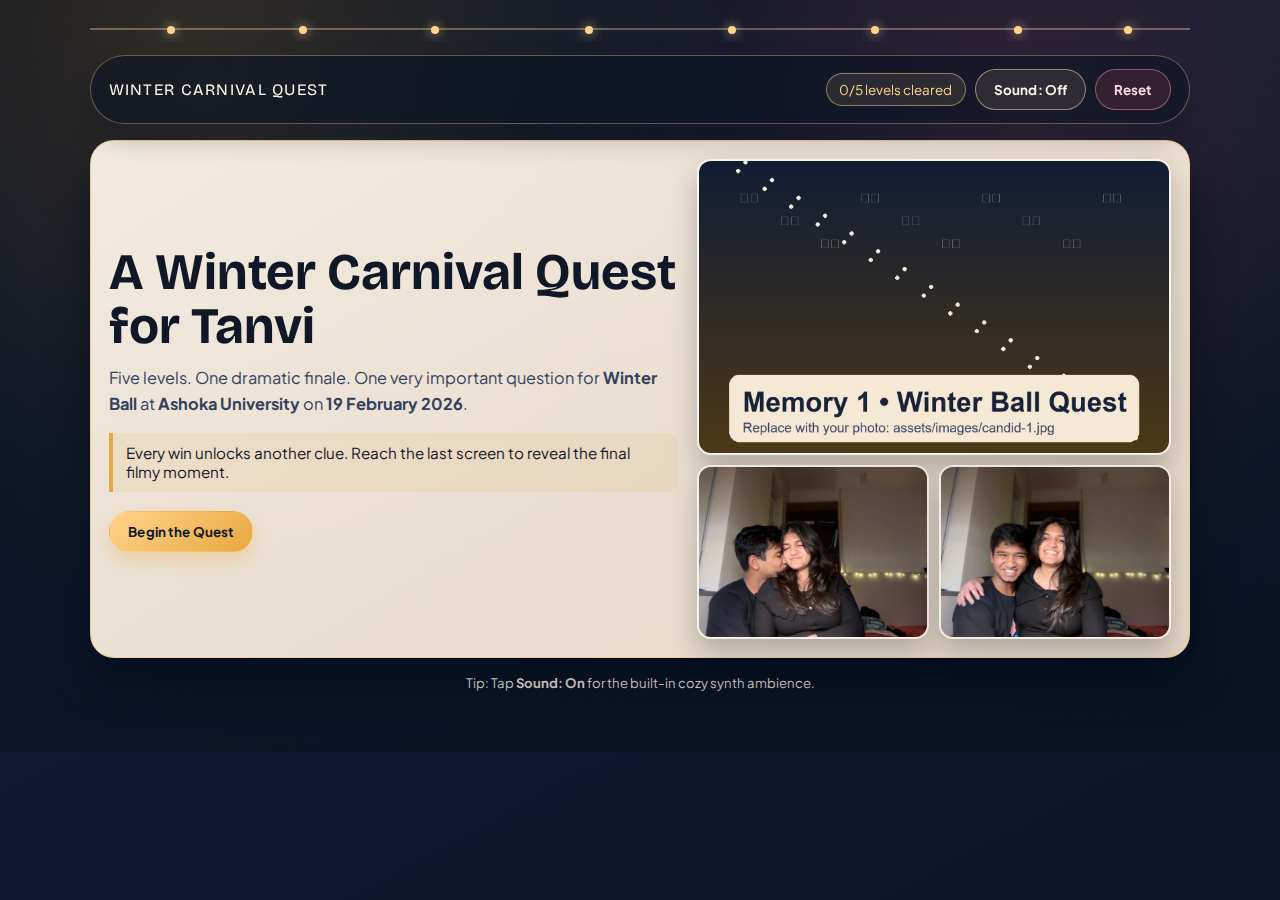
<file: index.html>
<!doctype html>
<html lang="en">
  <head>
    <meta charset="UTF-8" />
    <meta name="viewport" content="width=device-width, initial-scale=1.0" />
    <title>Winter Carnival Quest</title>
    <link rel="stylesheet" href="css/styles.css" />
  </head>
  <body data-page="index">
    <main class="page-shell">
      <div class="string-lights" aria-hidden="true">
        <span></span><span></span><span></span><span></span>
        <span></span><span></span><span></span><span></span>
      </div>

      <header class="top-bar">
        <div class="brand">Winter Carnival Quest</div>
        <div class="controls">
          <span class="progress-chip" data-progress>0/5 levels cleared</span>
          <button class="btn-secondary" data-audio-toggle type="button">Sound: Off</button>
          <button class="btn-danger" data-reset-progress type="button">Reset</button>
        </div>
      </header>

      <section class="panel hero" aria-labelledby="title">
        <div>
          <h1 id="title">A Winter Carnival Quest for <span data-partner-name>Tanvi</span></h1>
          <p class="lead">
            Five levels. One dramatic finale. One very important question for
            <strong><span data-event-name>Winter Ball</span></strong> at
            <strong><span data-venue>Ashoka University</span></strong> on
            <strong><span data-event-date>19 February 2026</span></strong>.
          </p>

          <p class="story-beat">
            Every win unlocks another clue. Reach the last screen to reveal the final filmy moment.
          </p>

          <div class="action-row">
            <button class="btn-primary" id="beginQuest" type="button">Begin the Quest</button>
          </div>
        </div>

        <div class="photo-strip">
          <img src="assets/images/candid-1.jpg" alt="Tanvi and me smiling together" loading="eager" />
          <img src="assets/images/candid-2.jpg" alt="A sweet candid memory" loading="lazy" />
          <img src="assets/images/candid-5.jpg" alt="A romantic snapshot together" loading="lazy" />
        </div>
      </section>

      <p class="footer-note">
        Tip: Tap <strong>Sound: On</strong> for the built-in cozy synth ambience.
      </p>
    </main>

    <script src="js/config.js"></script>
    <script src="js/common.js"></script>
    <script src="js/index.js"></script>
  </body>
</html>
</file>
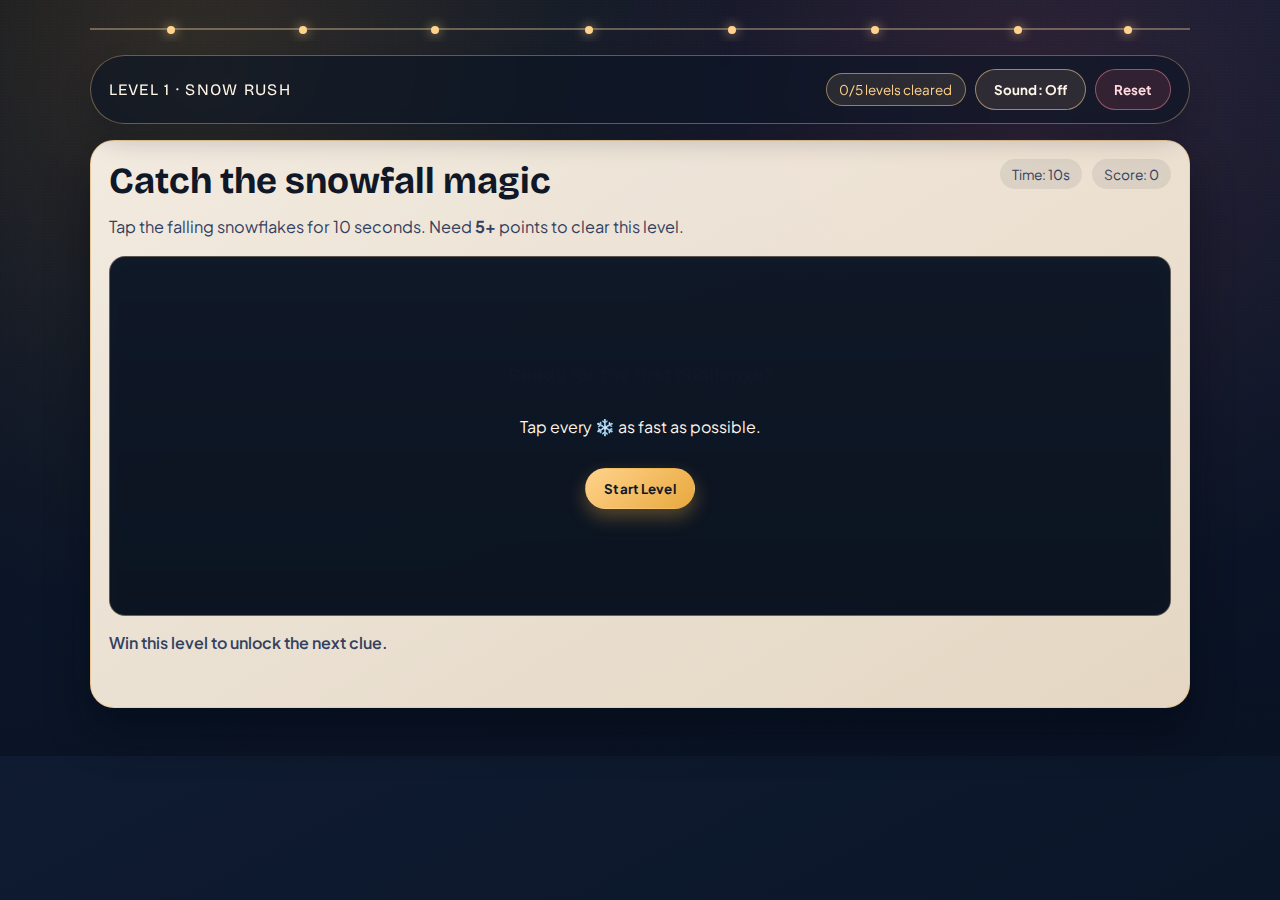
<file: finale.html>
<!doctype html>
<html lang="en">
  <head>
    <meta charset="UTF-8" />
    <meta name="viewport" content="width=device-width, initial-scale=1.0" />
    <title>Finale - Winter Ball Proposal</title>
    <link rel="stylesheet" href="css/styles.css" />
  </head>
  <body data-page="finale">
    <div class="confetti-layer" id="confettiLayer" aria-hidden="true"></div>

    <main class="page-shell">
      <div class="string-lights" aria-hidden="true">
        <span></span><span></span><span></span><span></span>
        <span></span><span></span><span></span><span></span>
      </div>

      <header class="top-bar">
        <div class="brand">Finale · The Big Question</div>
        <div class="controls">
          <span class="progress-chip" data-progress>5/5 levels cleared</span>
          <button class="btn-secondary" data-audio-toggle type="button">Sound: Off</button>
          <button class="btn-danger" data-reset-progress type="button">Reset</button>
        </div>
      </header>

      <section class="panel finale-card" aria-live="polite">
        <h1 class="finale-question" id="questionText">
          <span data-partner-name>Tanvi</span>, will you go to
          <span data-event-name>Winter Ball</span> with me at
          <span data-venue>Ashoka University</span> on
          <span data-event-date>19 February 2026</span>?
        </h1>

        <div class="choice-zone">
          <div class="choice-buttons" id="choiceButtons">
            <button class="btn-primary yes-btn" id="yesBtn" type="button">Yes 💛</button>
            <button class="btn-secondary no-btn" id="noBtn" type="button">No</button>
          </div>
        </div>

        <p class="no-challenge" id="noChallenge">Click NO if you can.</p>

        <p class="status-text" id="statusText">Choose wisely.</p>

        <div class="celebration hidden" id="celebration">
          <p style="margin:0 0 0.5rem">
            Best answer ever. Winter Ball mission complete.
          </p>
          <div class="signature" data-signature>From me, Wha-</div>
        </div>
      </section>
    </main>

    <script src="js/config.js"></script>
    <script src="js/common.js"></script>
    <script src="js/finale.js"></script>
  </body>
</html>
</file>
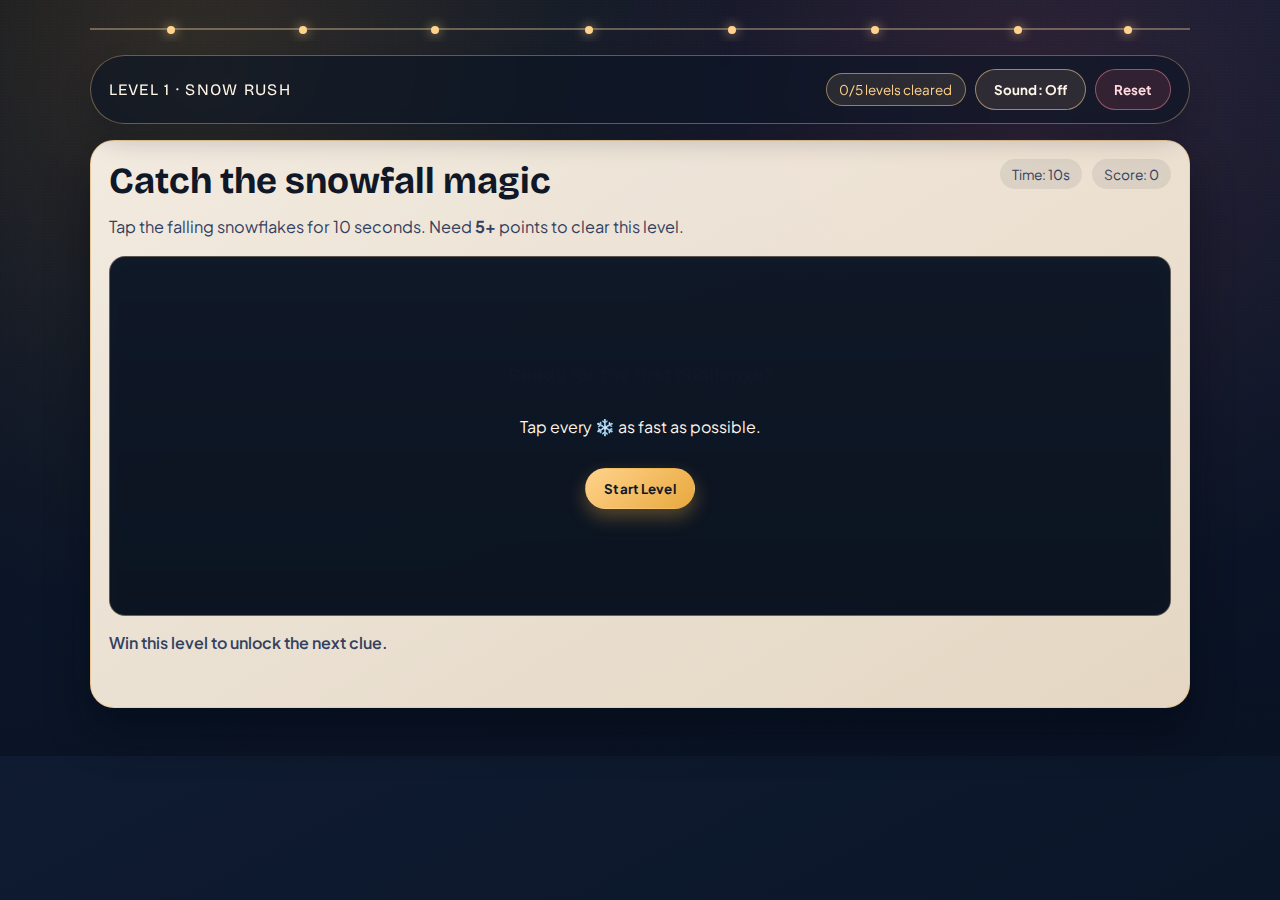
<file: game1.html>
<!doctype html>
<html lang="en">
  <head>
    <meta charset="UTF-8" />
    <meta name="viewport" content="width=device-width, initial-scale=1.0" />
    <title>Level 1 - Snow Rush</title>
    <link rel="stylesheet" href="css/styles.css" />
  </head>
  <body data-page="game1">
    <main class="page-shell">
      <div class="string-lights" aria-hidden="true">
        <span></span><span></span><span></span><span></span>
        <span></span><span></span><span></span><span></span>
      </div>

      <header class="top-bar">
        <div class="brand">Level 1 · Snow Rush</div>
        <div class="controls">
          <span class="progress-chip" data-progress>0/5 levels cleared</span>
          <button class="btn-secondary" data-audio-toggle type="button">Sound: Off</button>
          <button class="btn-danger" data-reset-progress type="button">Reset</button>
        </div>
      </header>

      <section class="panel game-layout" aria-labelledby="game1-title">
        <div class="game-head">
          <div>
            <h2 id="game1-title">Catch the snowfall magic</h2>
            <p class="lead">Tap the falling snowflakes for 10 seconds. Need <strong>5+</strong> points to clear this level.</p>
          </div>
          <div class="meta">
            <span class="meta-pill">Time: <span id="timeLeft">10</span>s</span>
            <span class="meta-pill">Score: <span id="score">0</span></span>
          </div>
        </div>

        <div class="game-panel" id="panel">
          <div class="arena" id="snowArena" aria-label="Snowflake game field"></div>
          <div class="game-overlay" id="overlay">
            <h3>Ready for the first challenge?</h3>
            <p>Tap every ❄️ as fast as possible.</p>
            <button class="btn-primary" id="startBtn" type="button">Start Level</button>
          </div>
        </div>

        <p class="status-text" id="statusText">Win this level to unlock the next clue.</p>

        <div class="action-row">
          <button class="btn-secondary hidden" id="retryBtn" type="button">Retry Level</button>
          <button class="btn-primary hidden" id="nextBtn" type="button">Go to Level 2</button>
        </div>
      </section>
    </main>

    <script src="js/config.js"></script>
    <script src="js/common.js"></script>
    <script src="js/game1.js"></script>
  </body>
</html>
</file>
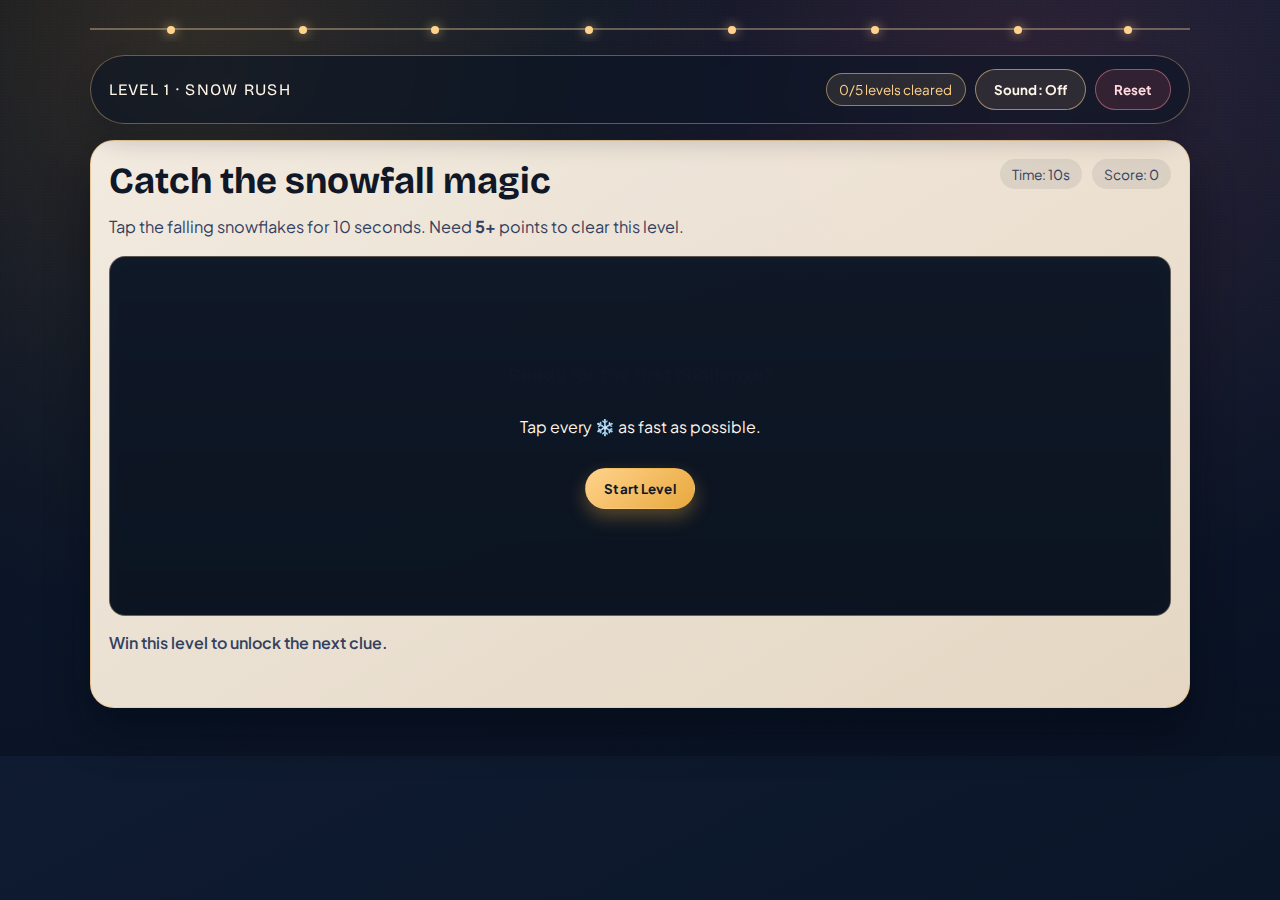
<file: game2.html>
<!doctype html>
<html lang="en">
  <head>
    <meta charset="UTF-8" />
    <meta name="viewport" content="width=device-width, initial-scale=1.0" />
    <title>Level 2 - Heart Runner</title>
    <link rel="stylesheet" href="css/styles.css" />
  </head>
  <body data-page="game2">
    <main class="page-shell">
      <div class="string-lights" aria-hidden="true">
        <span></span><span></span><span></span><span></span>
        <span></span><span></span><span></span><span></span>
      </div>

      <header class="top-bar">
        <div class="brand">Level 2 · Heart Runner</div>
        <div class="controls">
          <span class="progress-chip" data-progress>0/5 levels cleared</span>
          <button class="btn-secondary" data-audio-toggle type="button">Sound: Off</button>
          <button class="btn-danger" data-reset-progress type="button">Reset</button>
        </div>
      </header>

      <section class="panel game-layout" aria-labelledby="game2-title">
        <div class="game-head">
          <div>
            <h2 id="game2-title">Collect hearts, dodge heartbreak</h2>
            <p class="lead">Tap ❤️ for +1. 💔 does not reduce score. You have 30 seconds to score <strong>10+</strong>.</p>
          </div>
          <div class="meta">
            <span class="meta-pill">Time: <span id="timeLeft">30</span>s</span>
            <span class="meta-pill">Score: <span id="score">0</span></span>
          </div>
        </div>

        <div class="game-panel" id="panel">
          <div class="arena" id="runnerArena" aria-label="Heart runner field"></div>
          <div class="game-overlay" id="overlay">
            <h3>Arcade mode activated</h3>
            <p>Quick fingers only. Tap every good heart.</p>
            <button class="btn-primary" id="startBtn" type="button">Start Level</button>
          </div>
        </div>

        <p class="status-text" id="statusText">Pass this to unlock your first memory clue.</p>

        <div class="action-row">
          <button class="btn-secondary hidden" id="retryBtn" type="button">Retry Level</button>
          <button class="btn-primary hidden" id="nextBtn" type="button">Go to Level 3</button>
        </div>
      </section>
    </main>

    <script src="js/config.js"></script>
    <script src="js/common.js"></script>
    <script src="js/game2.js"></script>
  </body>
</html>
</file>
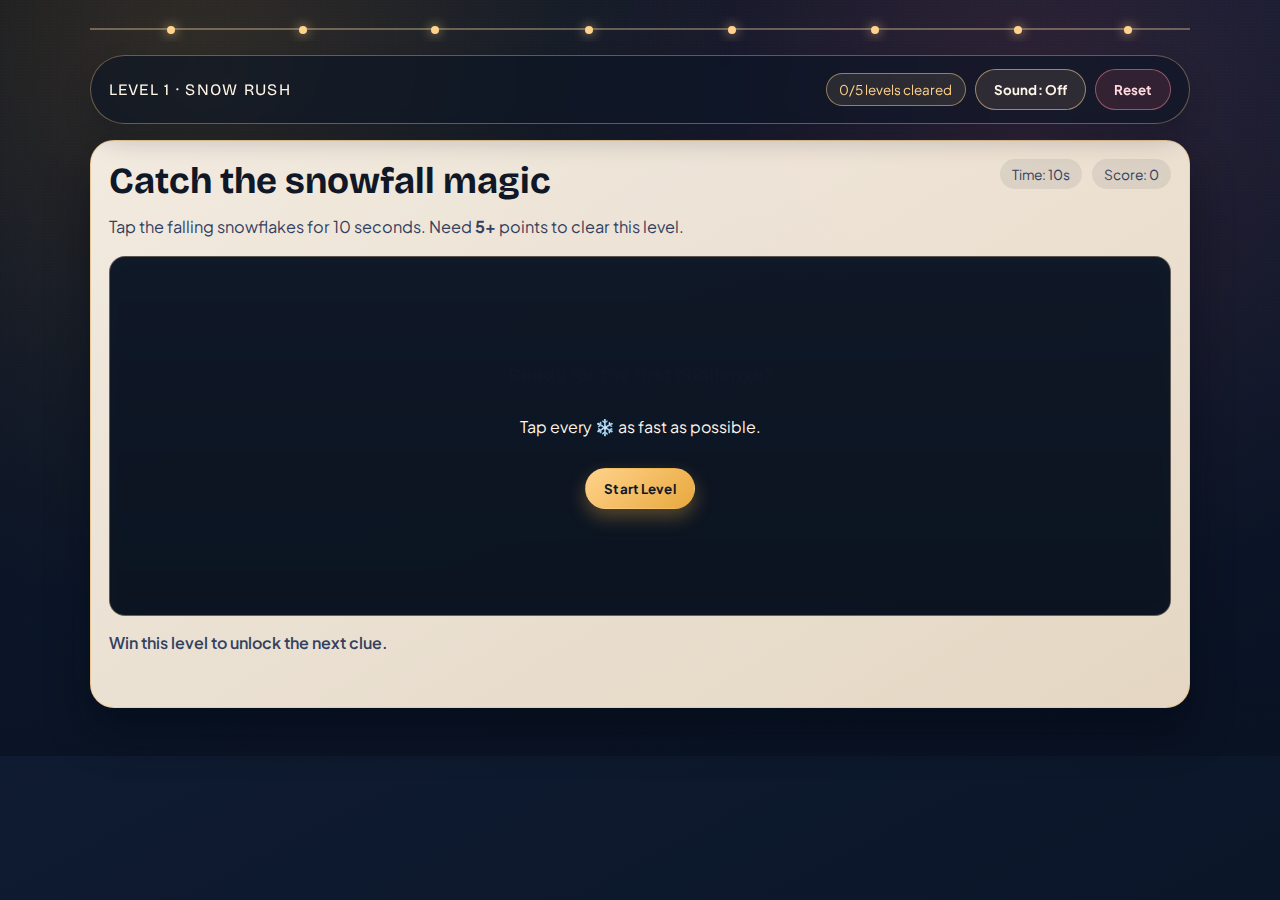
<file: game3.html>
<!doctype html>
<html lang="en">
  <head>
    <meta charset="UTF-8" />
    <meta name="viewport" content="width=device-width, initial-scale=1.0" />
    <title>Level 3 - Flashback Blitz</title>
    <link rel="stylesheet" href="css/styles.css" />
  </head>
  <body data-page="game3">
    <main class="page-shell">
      <div class="string-lights" aria-hidden="true">
        <span></span><span></span><span></span><span></span>
        <span></span><span></span><span></span><span></span>
      </div>

      <header class="top-bar">
        <div class="brand">Level 3 · Flashback Blitz</div>
        <div class="controls">
          <span class="progress-chip" data-progress>0/5 levels cleared</span>
          <button class="btn-secondary" data-audio-toggle type="button">Sound: Off</button>
          <button class="btn-danger" data-reset-progress type="button">Reset</button>
        </div>
      </header>

      <section class="panel game-layout" aria-labelledby="game3-title">
        <div class="game-head">
          <div>
            <h2 id="game3-title">Memory reel challenge</h2>
            <p class="lead">Watch 4 moments in order, then tap the same 4 photos. You get up to 5 attempts.</p>
          </div>
          <div class="meta">
            <span class="meta-pill">Attempts left: <span id="attemptsLeft">5</span></span>
            <span class="meta-pill">Selected: <span id="selectedCount">0</span>/4</span>
          </div>
        </div>

        <div class="game-panel" id="panel">
          <div class="memory-stage" id="memoryStage">
            <div class="memory-frame" id="memoryFrame">
              <img id="memoryImage" src="assets/images/candid-1.jpg" alt="Memory preview" />
            </div>
            <p id="memoryPrompt">Press start to watch the memory reel.</p>
            <button class="btn-primary" id="startBtn" type="button">Start Reel</button>
          </div>
        </div>

        <div id="selectionZone" class="hidden">
          <h3 style="margin-top:0">Tap the 4 photos in the shown order</h3>
          <div class="thumbnail-grid" id="thumbGrid"></div>
          <div class="selected-sequence" id="selectedSequence"></div>
        </div>

        <p class="status-text" id="statusText">This one tests true memory power.</p>

        <div class="action-row">
          <button class="btn-secondary hidden" id="retryBtn" type="button">Replay Reel</button>
          <button class="btn-primary hidden" id="nextBtn" type="button">Go to Level 4</button>
        </div>
      </section>
    </main>

    <script src="js/config.js"></script>
    <script src="js/common.js"></script>
    <script src="js/game3.js"></script>
  </body>
</html>
</file>
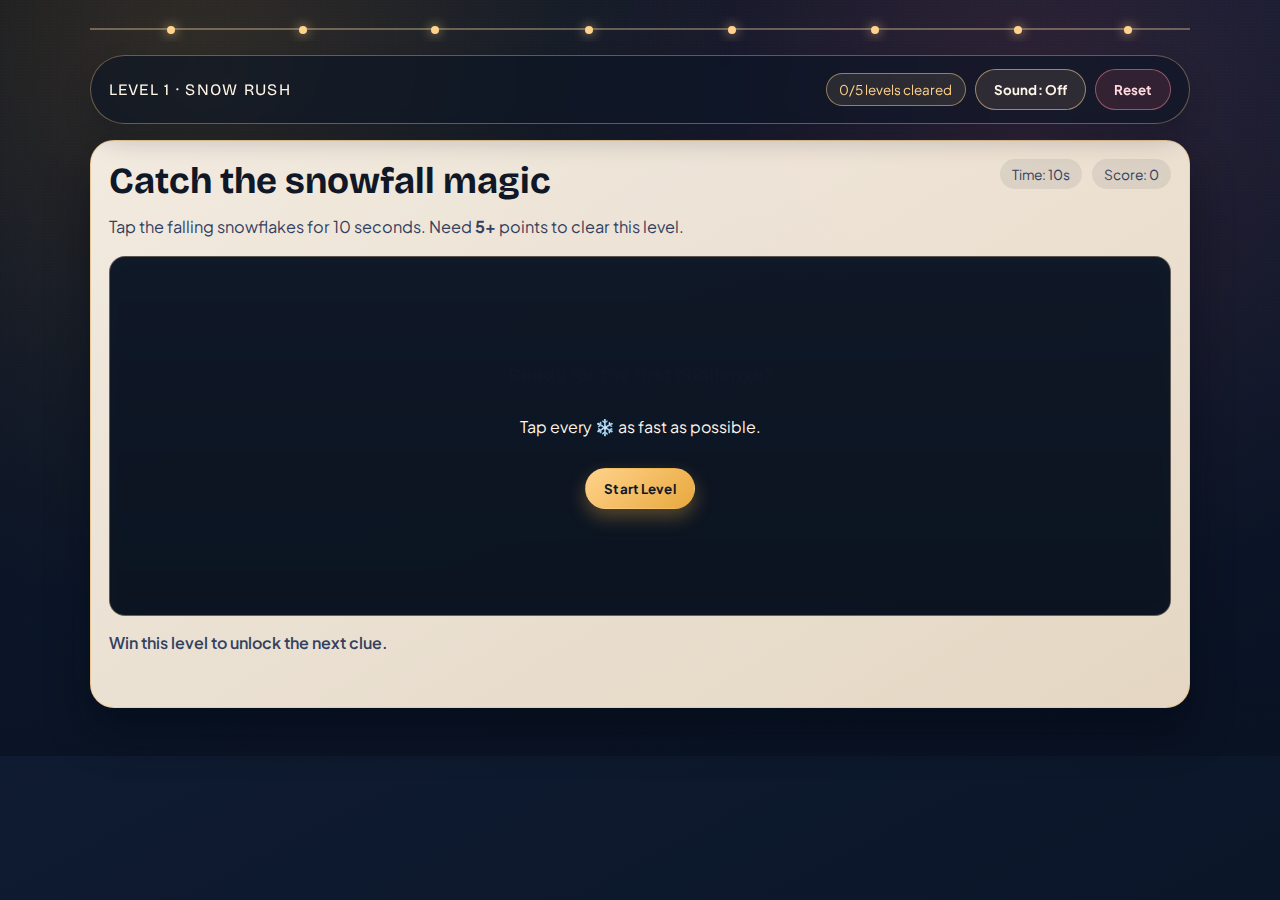
<file: game4.html>
<!doctype html>
<html lang="en">
  <head>
    <meta charset="UTF-8" />
    <meta name="viewport" content="width=device-width, initial-scale=1.0" />
    <title>Level 4 - Rhythm of Us</title>
    <link rel="stylesheet" href="css/styles.css" />
  </head>
  <body data-page="game4">
    <main class="page-shell">
      <div class="string-lights" aria-hidden="true">
        <span></span><span></span><span></span><span></span>
        <span></span><span></span><span></span><span></span>
      </div>

      <header class="top-bar">
        <div class="brand">Level 4 · Rhythm of Us</div>
        <div class="controls">
          <span class="progress-chip" data-progress>0/5 levels cleared</span>
          <button class="btn-secondary" data-audio-toggle type="button">Sound: Off</button>
          <button class="btn-danger" data-reset-progress type="button">Reset</button>
        </div>
      </header>

      <section class="panel game-layout" aria-labelledby="game4-title">
        <div class="game-head">
          <div>
            <h2 id="game4-title">Hit the beat</h2>
            <p class="lead">A ring pulses 8 times. Tap in rhythm and score at least <strong>4 Great hits</strong>.</p>
          </div>
          <div class="meta">
            <span class="meta-pill">Great Hits: <span id="greatHits">0</span></span>
            <span class="meta-pill">Beat: <span id="beatCount">0</span>/8</span>
          </div>
        </div>

        <div class="game-panel" id="panel">
          <div class="rhythm-stage">
            <div class="ring-wrap">
              <div class="ring" id="ring"></div>
              <div class="ring-inner"></div>
              <button class="tap-btn" id="tapBtn" type="button">TAP</button>
            </div>
            <div class="beat-track" id="beatTrack" aria-label="Beat progress"></div>
          </div>
        </div>

        <p class="status-text" id="statusText">Find the groove before the final lock.</p>

        <div class="action-row">
          <button class="btn-primary" id="startBtn" type="button">Start Rhythm</button>
          <button class="btn-secondary hidden" id="retryBtn" type="button">Retry Level</button>
          <button class="btn-primary hidden" id="nextBtn" type="button">Go to Level 5</button>
        </div>
      </section>
    </main>

    <script src="js/config.js"></script>
    <script src="js/common.js"></script>
    <script src="js/game4.js"></script>
  </body>
</html>
</file>
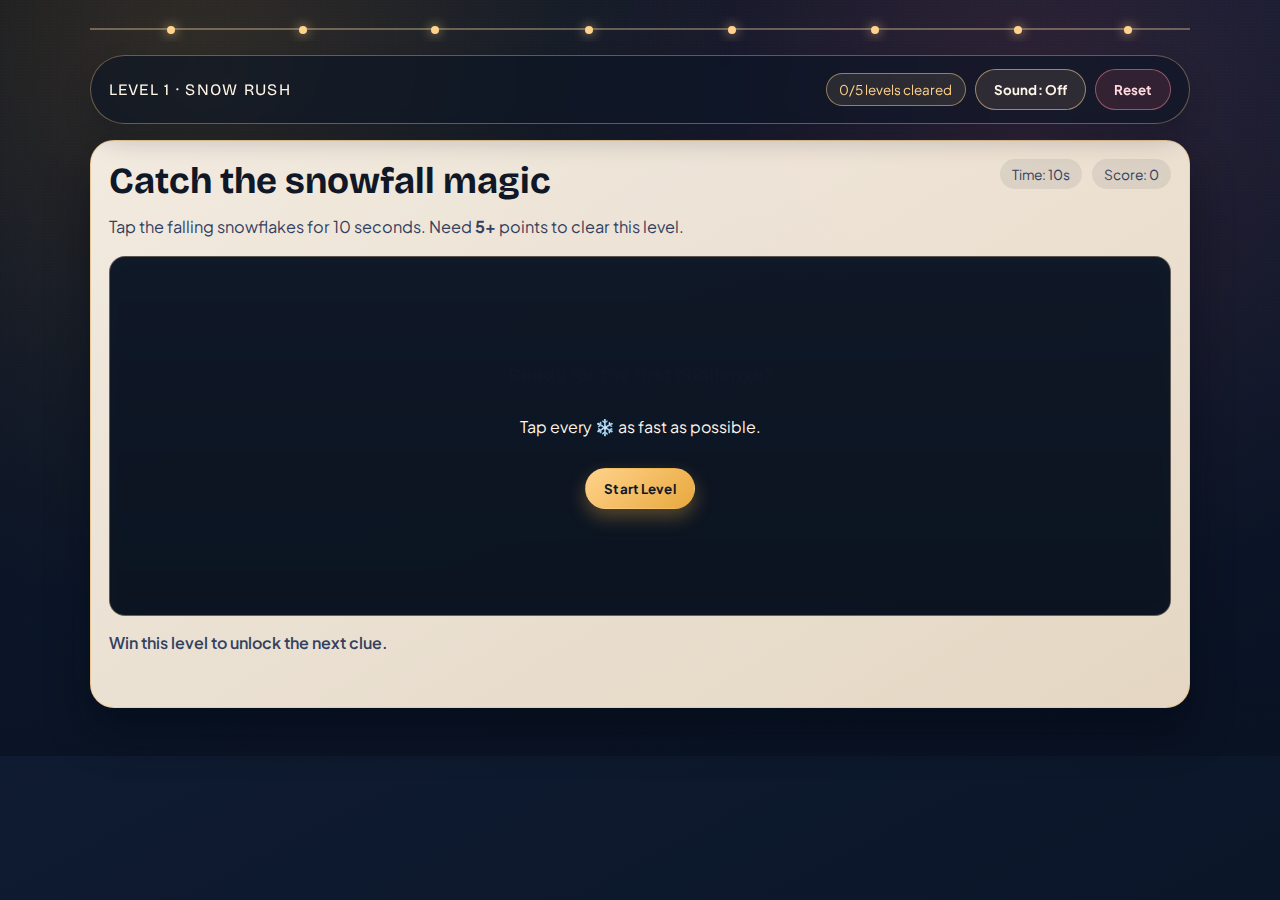
<file: game5.html>
<!doctype html>
<html lang="en">
  <head>
    <meta charset="UTF-8" />
    <meta name="viewport" content="width=device-width, initial-scale=1.0" />
    <title>Level 5 - Final Lock</title>
    <link rel="stylesheet" href="css/styles.css" />
  </head>
  <body data-page="game5">
    <main class="page-shell">
      <div class="string-lights" aria-hidden="true">
        <span></span><span></span><span></span><span></span>
        <span></span><span></span><span></span><span></span>
      </div>

      <header class="top-bar">
        <div class="brand">Level 5 · Final Lock</div>
        <div class="controls">
          <span class="progress-chip" data-progress>0/5 levels cleared</span>
          <button class="btn-secondary" data-audio-toggle type="button">Sound: Off</button>
          <button class="btn-danger" data-reset-progress type="button">Reset</button>
        </div>
      </header>

      <section class="panel game-layout" aria-labelledby="game5-title">
        <div>
          <h2 id="game5-title">Decode the final key</h2>
          <p class="lead">Use all clues and enter the unlock phrase to reach the finale.</p>
        </div>

        <div class="lock-layout">
          <div>
            <h3>Clues</h3>
            <ol class="clue-list">
              <li>Who is this for? <strong><span data-partner-name>Tanvi</span></strong></li>
              <li>Where are we going? <strong><span data-venue>Ashoka University</span></strong></li>
              <li>When is it? <strong><span data-event-date>19 February 2026</span></strong></li>
            </ol>
          </div>

          <div class="lock-card">
            <h3 style="color:#fff5e8">Enter unlock code</h3>
            <p style="margin:0;color:rgba(255,245,232,0.8)">Format hint: NAME + DDMMYYYY</p>
            <input
              id="codeInput"
              class="lock-input"
              type="text"
              placeholder="TANVI19022026"
              autocomplete="off"
              spellcheck="false"
              aria-label="Unlock code"
            />
            <div class="action-row" style="margin-top:0.3rem">
              <button class="btn-primary" id="submitBtn" type="button">Unlock</button>
            </div>
          </div>
        </div>

        <p class="status-text" id="statusText">One final level between you and the proposal.</p>

        <div class="action-row">
          <button class="btn-primary hidden" id="nextBtn" type="button">Go to Finale</button>
        </div>
      </section>
    </main>

    <script src="js/config.js"></script>
    <script src="js/common.js"></script>
    <script src="js/game5.js"></script>
  </body>
</html>
</file>
<file: css/styles.css>
@import url("https://fonts.googleapis.com/css2?family=Bricolage+Grotesque:opsz,wght@12..96,500;12..96,700;12..96,800&family=Plus+Jakarta+Sans:wght@400;500;600;700&display=swap");

:root {
  --bg-ink: #08101f;
  --bg-midnight: #0f1b31;
  --bg-soft: #1c2a44;
  --panel: rgba(248, 240, 228, 0.92);
  --panel-strong: #f8f0e4;
  --text-dark: #101726;
  --text-soft: #33415f;
  --cream: #fff5e8;
  --amber: #e8a83d;
  --amber-soft: #ffd38c;
  --rose: #d85563;
  --red-dark: #822430;
  --focus: #fff6bc;
  --shadow-heavy: 0 24px 44px rgba(2, 8, 18, 0.48);
  --shadow-soft: 0 14px 28px rgba(6, 14, 30, 0.24);
  --radius-lg: 24px;
  --radius-md: 16px;
  --radius-sm: 10px;
}

* {
  box-sizing: border-box;
}

html,
body {
  margin: 0;
  min-height: 100%;
  color: var(--cream);
  font-family: "Plus Jakarta Sans", sans-serif;
  background: radial-gradient(circle at 15% 10%, rgba(232, 168, 61, 0.2), transparent 42%),
    radial-gradient(circle at 80% 18%, rgba(216, 85, 99, 0.2), transparent 40%),
    linear-gradient(152deg, var(--bg-ink) 0%, var(--bg-midnight) 48%, #0b1629 100%);
}

body {
  opacity: 0;
  transform: translateY(10px);
  transition: opacity 0.45s ease, transform 0.45s ease;
  overflow-x: hidden;
}

body::before {
  content: "";
  position: fixed;
  inset: 0;
  background-image: radial-gradient(rgba(255, 255, 255, 0.055) 1px, transparent 1px);
  background-size: 3px 3px;
  opacity: 0.33;
  pointer-events: none;
  z-index: 0;
}

body::after {
  content: "";
  position: fixed;
  inset: 0;
  background: linear-gradient(180deg, rgba(8, 16, 31, 0.08), rgba(8, 16, 31, 0.62));
  pointer-events: none;
  z-index: 1;
}

body.page-ready {
  opacity: 1;
  transform: translateY(0);
}

body.page-exit {
  opacity: 0;
  transform: translateY(-10px);
}

.page-shell {
  position: relative;
  z-index: 2;
  width: min(1100px, 100% - 2rem);
  margin: 0 auto;
  padding: 1rem 0 3rem;
}

.top-bar {
  display: flex;
  align-items: center;
  justify-content: space-between;
  gap: 1rem;
  flex-wrap: wrap;
  padding: 0.8rem 1.1rem;
  margin-bottom: 1rem;
  border: 1px solid rgba(255, 211, 140, 0.36);
  border-radius: 999px;
  background: rgba(9, 19, 35, 0.62);
  backdrop-filter: blur(8px);
  box-shadow: var(--shadow-soft);
}

.brand {
  font-family: "Bricolage Grotesque", sans-serif;
  font-size: 1rem;
  letter-spacing: 0.08em;
  text-transform: uppercase;
}

.controls {
  display: flex;
  align-items: center;
  gap: 0.55rem;
  flex-wrap: wrap;
}

.progress-chip {
  border: 1px solid rgba(255, 211, 140, 0.5);
  border-radius: 999px;
  padding: 0.45rem 0.8rem;
  font-size: 0.84rem;
  color: var(--amber-soft);
  background: rgba(255, 211, 140, 0.1);
}

.button,
button,
input,
select,
textarea {
  font-family: inherit;
}

button,
.button {
  border: 1px solid transparent;
  border-radius: 999px;
  padding: 0.7rem 1.12rem;
  cursor: pointer;
  font-weight: 700;
  letter-spacing: 0.01em;
  transition: transform 0.18s ease, box-shadow 0.18s ease, background-color 0.18s ease;
}

button:focus-visible,
.button:focus-visible,
input:focus-visible {
  outline: 2px solid var(--focus);
  outline-offset: 3px;
}

.btn-primary {
  color: var(--text-dark);
  background: linear-gradient(140deg, var(--amber-soft), var(--amber));
  box-shadow: 0 8px 18px rgba(232, 168, 61, 0.34);
}

.btn-primary:hover {
  transform: translateY(-2px) scale(1.01);
}

.btn-secondary {
  color: var(--cream);
  border-color: rgba(255, 213, 151, 0.55);
  background: rgba(255, 213, 151, 0.1);
}

.btn-secondary:hover {
  background: rgba(255, 213, 151, 0.2);
}

.btn-danger {
  color: #ffd9df;
  border-color: rgba(232, 130, 146, 0.56);
  background: rgba(216, 85, 99, 0.15);
}

.panel {
  border-radius: var(--radius-lg);
  padding: 1.15rem;
  background: linear-gradient(148deg, rgba(255, 247, 236, 0.94), rgba(248, 232, 209, 0.92));
  color: var(--text-dark);
  box-shadow: var(--shadow-heavy);
  border: 1px solid rgba(232, 168, 61, 0.38);
}

.hero {
  display: grid;
  gap: 1.2rem;
  grid-template-columns: 1.2fr 1fr;
  align-items: center;
}

h1,
h2,
h3 {
  margin: 0;
  font-family: "Bricolage Grotesque", sans-serif;
  color: var(--text-dark);
}

h1 {
  font-size: clamp(2rem, 4.4vw, 3.2rem);
  line-height: 1.05;
}

h2 {
  font-size: clamp(1.6rem, 3.1vw, 2.3rem);
}

.lead {
  margin: 0.7rem 0 0;
  color: var(--text-soft);
  line-height: 1.6;
  font-size: 1.02rem;
}

.story-beat {
  border-left: 4px solid var(--amber);
  padding: 0.65rem 0.8rem;
  background: rgba(232, 168, 61, 0.11);
  border-radius: 0 12px 12px 0;
  margin-top: 1rem;
  font-size: 0.95rem;
}

.photo-strip {
  display: grid;
  grid-template-columns: repeat(2, 1fr);
  gap: 0.6rem;
}

.photo-strip img {
  width: 100%;
  border-radius: 14px;
  border: 2px solid rgba(255, 255, 255, 0.6);
  box-shadow: var(--shadow-soft);
  aspect-ratio: 4 / 3;
  object-fit: cover;
}

.photo-strip img:first-child {
  grid-column: span 2;
  aspect-ratio: 16 / 10;
}

.action-row {
  margin-top: 1.2rem;
  display: flex;
  flex-wrap: wrap;
  gap: 0.7rem;
}

.game-layout {
  display: grid;
  gap: 1rem;
}

.game-head {
  display: flex;
  align-items: flex-start;
  justify-content: space-between;
  gap: 0.8rem;
  flex-wrap: wrap;
}

.meta {
  display: flex;
  gap: 0.6rem;
  flex-wrap: wrap;
}

.meta-pill {
  border-radius: 999px;
  padding: 0.4rem 0.75rem;
  font-size: 0.86rem;
  background: rgba(16, 23, 38, 0.08);
  color: var(--text-soft);
}

.game-panel {
  position: relative;
  min-height: 360px;
  background: linear-gradient(180deg, rgba(11, 24, 42, 0.9), rgba(9, 18, 33, 0.95));
  border-radius: var(--radius-md);
  border: 1px solid rgba(255, 221, 163, 0.3);
  overflow: hidden;
  box-shadow: inset 0 2px 20px rgba(255, 255, 255, 0.04);
}

.game-overlay {
  position: absolute;
  inset: 0;
  display: flex;
  flex-direction: column;
  justify-content: center;
  align-items: center;
  text-align: center;
  gap: 0.9rem;
  padding: 1rem;
  color: var(--cream);
  background: rgba(8, 16, 31, 0.72);
  z-index: 8;
}

.hidden {
  display: none !important;
}

.status-text {
  margin: 0;
  color: var(--text-soft);
  font-weight: 600;
}

.status-text.success {
  color: #196b37;
}

.status-text.error {
  color: var(--red-dark);
}

.arena {
  position: absolute;
  inset: 0;
  overflow: hidden;
}

.falling-item,
.runner-item {
  position: absolute;
  border: 0;
  background: transparent;
  font-size: 1.7rem;
  cursor: pointer;
  user-select: none;
  transform: translate(-50%, -50%);
  transition: transform 0.15s ease;
}

.falling-item:hover,
.runner-item:hover {
  transform: translate(-50%, -50%) scale(1.08);
}

.runner-item.bad {
  filter: saturate(0.9) brightness(0.95);
}

.memory-stage {
  position: absolute;
  inset: 0;
  display: grid;
  place-items: center;
  gap: 0.8rem;
  padding: 1rem;
  color: var(--cream);
}

.memory-frame {
  width: min(560px, 96%);
  aspect-ratio: 16 / 10;
  border-radius: 18px;
  overflow: hidden;
  border: 2px solid rgba(255, 222, 170, 0.72);
  box-shadow: 0 20px 30px rgba(0, 0, 0, 0.45);
  background: rgba(255, 255, 255, 0.08);
}

.memory-frame img {
  width: 100%;
  height: 100%;
  object-fit: cover;
}

.thumbnail-grid {
  display: grid;
  grid-template-columns: repeat(auto-fit, minmax(120px, 1fr));
  gap: 0.7rem;
  margin-top: 0.9rem;
}

.thumb-btn {
  position: relative;
  border: 2px solid rgba(255, 219, 157, 0.36);
  background: rgba(255, 250, 240, 0.55);
  border-radius: 12px;
  padding: 0;
  overflow: hidden;
  min-height: 86px;
}

.thumb-btn img {
  width: 100%;
  aspect-ratio: 4 / 3;
  object-fit: cover;
  display: block;
}

.thumb-btn .badge {
  position: absolute;
  right: 0.45rem;
  top: 0.45rem;
  width: 24px;
  height: 24px;
  border-radius: 50%;
  display: grid;
  place-items: center;
  font-size: 0.78rem;
  font-weight: 800;
  color: var(--text-dark);
  background: var(--amber-soft);
}

.selected-sequence {
  display: flex;
  gap: 0.5rem;
  flex-wrap: wrap;
  margin-top: 0.75rem;
}

.sequence-chip {
  border-radius: 999px;
  background: rgba(16, 23, 38, 0.12);
  padding: 0.38rem 0.72rem;
  font-size: 0.82rem;
}

.rhythm-stage {
  position: absolute;
  inset: 0;
  display: grid;
  place-items: center;
  gap: 1rem;
  color: var(--cream);
  text-align: center;
}

.ring-wrap {
  position: relative;
  width: min(320px, 75vw);
  aspect-ratio: 1;
  display: grid;
  place-items: center;
}

.ring,
.ring-inner {
  position: absolute;
  border-radius: 50%;
}

.ring {
  inset: 0;
  border: 4px solid rgba(255, 222, 170, 0.6);
  box-shadow: 0 0 35px rgba(255, 211, 140, 0.25);
}

.ring-inner {
  inset: 22%;
  border: 2px dashed rgba(255, 211, 140, 0.6);
}

.ring.pulse {
  animation: pulse-ring 0.55s ease;
}

.tap-btn {
  position: relative;
  z-index: 2;
  width: 118px;
  height: 118px;
  border-radius: 50%;
  border: 0;
  color: var(--text-dark);
  background: radial-gradient(circle at 30% 30%, #fff4de, var(--amber));
  font-weight: 800;
  box-shadow: 0 12px 18px rgba(232, 168, 61, 0.38);
}

.beat-track {
  display: flex;
  flex-wrap: wrap;
  justify-content: center;
  gap: 0.28rem;
  max-width: 380px;
}

.beat-dot {
  width: 14px;
  height: 14px;
  border-radius: 50%;
  background: rgba(255, 235, 201, 0.2);
  border: 1px solid rgba(255, 235, 201, 0.46);
}

.beat-dot.hit {
  background: #54d07d;
  border-color: #54d07d;
}

.beat-dot.miss {
  background: #d85563;
  border-color: #d85563;
}

.lock-layout {
  display: grid;
  grid-template-columns: 1fr 1fr;
  gap: 1rem;
}

.clue-list {
  margin: 0;
  padding-left: 1.1rem;
  color: var(--text-soft);
  line-height: 1.7;
}

.lock-card {
  border-radius: 14px;
  background: rgba(8, 16, 31, 0.85);
  color: var(--cream);
  border: 1px solid rgba(255, 211, 140, 0.32);
  padding: 1rem;
}

.lock-input {
  width: 100%;
  border-radius: 10px;
  border: 1px solid rgba(255, 211, 140, 0.38);
  padding: 0.72rem 0.84rem;
  margin: 0.75rem 0;
  font-size: 1.06rem;
  letter-spacing: 0.08em;
  text-transform: uppercase;
  background: rgba(255, 255, 255, 0.12);
  color: var(--cream);
}

.lock-input::placeholder {
  color: rgba(255, 245, 232, 0.6);
}

.finale-card {
  text-align: center;
  display: grid;
  gap: 1rem;
}

.finale-question {
  font-size: clamp(1.8rem, 4.5vw, 3rem);
  line-height: 1.2;
}

.choice-zone {
  position: relative;
  min-height: 190px;
  display: grid;
  place-items: center;
  margin-top: 0.8rem;
}

.choice-buttons {
  position: relative;
  width: min(500px, 100%);
  min-height: 160px;
}

.choice-buttons .yes-btn {
  position: relative;
  z-index: 2;
}

.choice-buttons .no-btn {
  position: absolute;
  left: 62%;
  top: 55%;
  transform: translate(-50%, -50%);
}

.celebration {
  border-radius: 14px;
  padding: 1rem;
  background: linear-gradient(135deg, rgba(84, 208, 125, 0.14), rgba(255, 211, 140, 0.28));
  border: 1px solid rgba(84, 208, 125, 0.38);
  color: #0f3c24;
  font-weight: 700;
}

.signature {
  font-family: "Bricolage Grotesque", sans-serif;
  font-size: 1.25rem;
  color: #18345f;
}

.confetti-layer {
  pointer-events: none;
  position: fixed;
  inset: 0;
  overflow: hidden;
  z-index: 9;
}

.confetti {
  position: absolute;
  width: 10px;
  height: 18px;
  opacity: 0.85;
  animation: confetti-fall linear forwards;
}

.footer-note {
  margin-top: 1rem;
  text-align: center;
  font-size: 0.82rem;
  color: rgba(255, 245, 232, 0.75);
}

.string-lights {
  position: relative;
  width: 100%;
  height: 26px;
  margin-bottom: 0.8rem;
  overflow: hidden;
}

.string-lights::before {
  content: "";
  position: absolute;
  left: 0;
  right: 0;
  top: 12px;
  border-top: 2px solid rgba(255, 221, 163, 0.35);
}

.string-lights span {
  position: absolute;
  width: 8px;
  height: 8px;
  border-radius: 50%;
  top: 10px;
  background: var(--amber-soft);
  box-shadow: 0 0 12px rgba(255, 211, 140, 0.85);
  animation: twinkle 2.4s ease-in-out infinite;
}

.string-lights span:nth-child(1) {
  left: 7%;
  animation-delay: 0.15s;
}

.string-lights span:nth-child(2) {
  left: 19%;
  animation-delay: 0.45s;
}

.string-lights span:nth-child(3) {
  left: 31%;
  animation-delay: 0.8s;
}

.string-lights span:nth-child(4) {
  left: 45%;
  animation-delay: 0.35s;
}

.string-lights span:nth-child(5) {
  left: 58%;
  animation-delay: 0.95s;
}

.string-lights span:nth-child(6) {
  left: 71%;
  animation-delay: 0.55s;
}

.string-lights span:nth-child(7) {
  left: 84%;
  animation-delay: 0.2s;
}

.string-lights span:nth-child(8) {
  left: 94%;
  animation-delay: 1.1s;
}

@keyframes pulse-ring {
  0% {
    transform: scale(1);
    opacity: 1;
  }
  100% {
    transform: scale(1.15);
    opacity: 0.2;
  }
}

@keyframes twinkle {
  0%,
  100% {
    opacity: 0.5;
    transform: scale(1);
  }
  50% {
    opacity: 1;
    transform: scale(1.25);
  }
}

@keyframes confetti-fall {
  from {
    transform: translateY(-30px) rotate(0deg);
  }
  to {
    transform: translateY(105vh) rotate(540deg);
  }
}

@media (max-width: 900px) {
  .hero,
  .lock-layout {
    grid-template-columns: 1fr;
  }

  .page-shell {
    width: min(100% - 1rem, 920px);
  }

  .game-panel {
    min-height: 420px;
  }
}

@media (max-width: 600px) {
  .top-bar {
    border-radius: 18px;
  }

  .panel {
    padding: 0.95rem;
  }

  .brand {
    font-size: 0.88rem;
  }

  .meta-pill,
  .progress-chip {
    font-size: 0.78rem;
  }

  .choice-buttons .no-btn {
    left: 58%;
  }
}

@media (prefers-reduced-motion: reduce) {
  *,
  *::before,
  *::after {
    animation-duration: 0.001ms !important;
    animation-iteration-count: 1 !important;
    transition-duration: 0.001ms !important;
    scroll-behavior: auto !important;
  }
}
</file>
